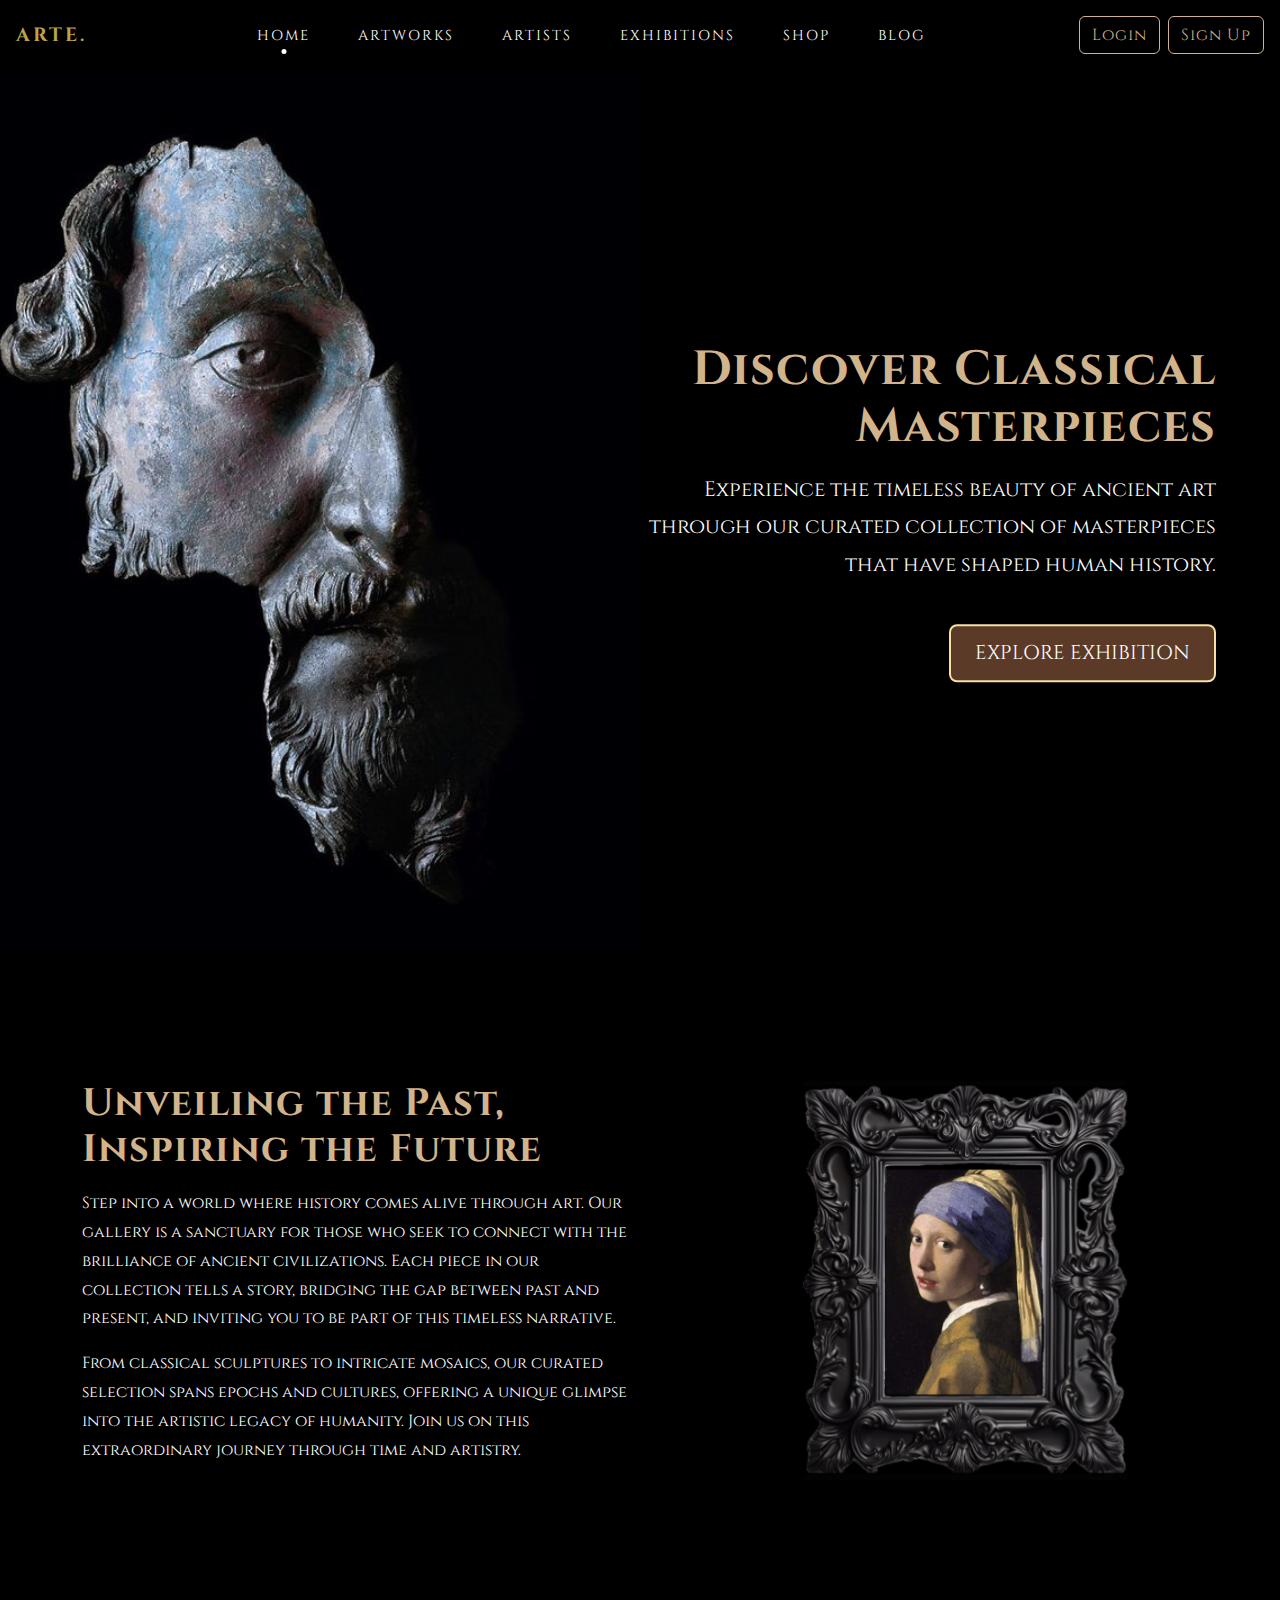
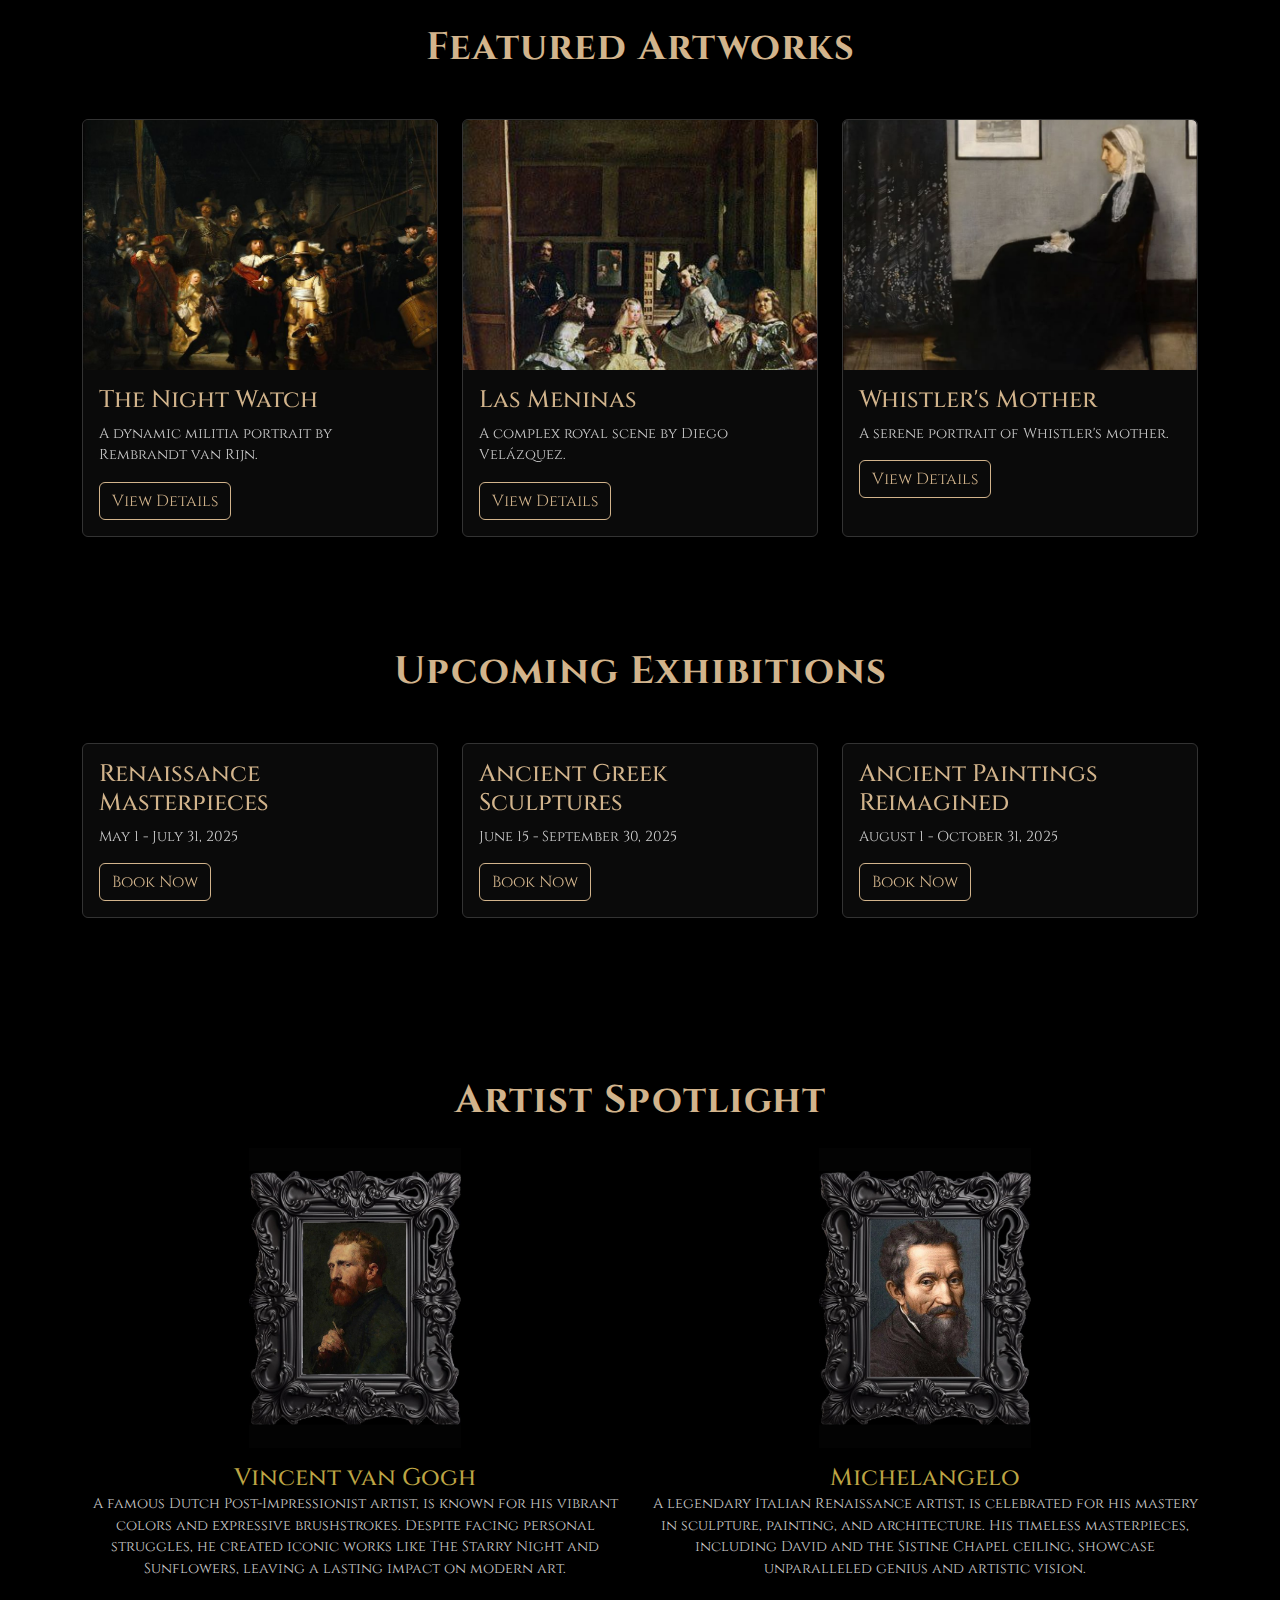
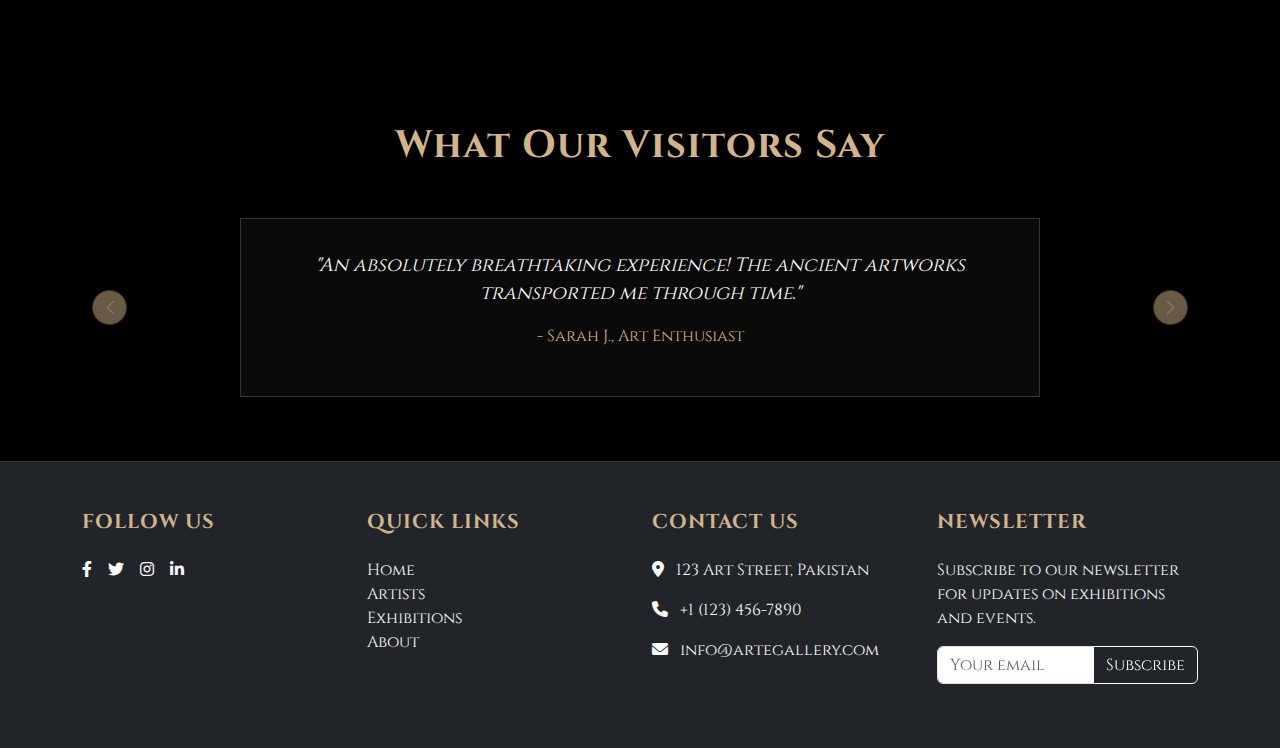
<file: projects/arte/index.html>
<!DOCTYPE html>
<html lang="en">
<head>
    <meta charset="UTF-8">
    <meta name="viewport" content="width=device-width, initial-scale=1.0">
    <title>Museum of Ancient Art</title>
    <link href="https://cdn.jsdelivr.net/npm/bootstrap@5.3.0-alpha1/dist/css/bootstrap.min.css" rel="stylesheet">
    <link href="https://fonts.googleapis.com/css2?family=Cinzel:wght@400;700&display=swap" rel="stylesheet">
    <link rel="stylesheet" href="https://cdnjs.cloudflare.com/ajax/libs/font-awesome/6.0.0-beta3/css/all.min.css">
    <link rel="stylesheet" href="styles.css">
</head>
<body>
   

    <!-- Navbar -->
    <nav class="navbar navbar-expand-lg">
        <div class="container-fluid px-0">
            <a class="navbar-brand" href="#">ARTE.</a>
            
            <button class="navbar-toggler" type="button" data-bs-toggle="collapse" data-bs-target="#navbarNav" aria-controls="navbarNav" aria-expanded="false" aria-label="Toggle navigation">
                <span class="navbar-toggler-icon"></span>
            </button>

            <div class="collapse navbar-collapse justify-content-between" id="navbarNav">
                <ul class="navbar-nav mx-auto">
                    <li class="nav-item">
                        <a class="nav-link active" href="#home">HOME</a>
                    </li>
                    <li class="nav-item">
                        <a class="nav-link" href="#artworks">ARTWORKS</a>
                    </li>
                    <li class="nav-item">
                        <a class="nav-link" href="#artists">ARTISTS</a>
                    </li>
                    <li class="nav-item">
                        <a class="nav-link" href="#exhibition">EXHIBITIONS</a>
                    </li>
                    <li class="nav-item">
                        <a class="nav-link" href="#shop">SHOP</a>
                    </li>
                    <li class="nav-item">
                        <a class="nav-link" href="#blog">BLOG</a>
                    </li>
                
                </ul>
                <div class="login-signup d-flex align-items-center">
                    <a href="login.html"><button class="btn btn-login me-2">Login</button></a>
                    <a href="signup.html"><button class="btn btn-signup">Sign Up</button></a>
                </div>
            </div>
        </div>
    </nav>
    <!-- Hero Section -->
    <section class="hero-section">
        <img src="l.jpg" alt="Classical art curator" class="hero-image">
        <div class="hero-content">
            <h1 class="hero-title">Discover Classical Masterpieces</h1>
            <p class="hero-tagline">Experience the timeless beauty of ancient art through our curated collection of masterpieces that have shaped human history.</p>
            <a href="#" class="btn btn-cta mt-4">Explore Exhibition</a>
        </div>
    </section>
<!-- About the Gallery Section -->
    <section class="about-section">
        <div class="container">
            <div class="row align-items-center">
                <div class="col-lg-6">
                    <h2 class="about-title">Unveiling the Past, Inspiring the Future</h2>
                    <p class="about-text">Step into a world where history comes alive through art. Our gallery is a sanctuary for those who seek to connect with the brilliance of ancient civilizations. Each piece in our collection tells a story, bridging the gap between past and present, and inviting you to be part of this timeless narrative.</p>
                    <p class="about-text">From classical sculptures to intricate mosaics, our curated selection spans epochs and cultures, offering a unique glimpse into the artistic legacy of humanity. Join us on this extraordinary journey through time and artistry.</p>
                </div>
                <div class="col-lg-6">
                    <img src="q.jpg" alt="Gallery Interior" class="about-image">
                </div>
            </div>
        </div>
    </section>
   <!-- Featured Artworks Section -->
<section class="featured-artworks-section">
    <div class="container">
        <h2 class="featured-artworks-title text-center">Featured Artworks</h2>
        <div class="row row-cols-1 row-cols-md-2 row-cols-lg-3 g-4">
            <!-- Artwork 1 -->
            <div class="col">
                <div class="card h-100 artwork-card">
                    <img src="t.jpg" class="card-img-top" alt="Artwork 1">
                    <div class="card-body">
                        <h5 class="card-title">The Night Watch </h5>
                        <p class="card-text">A dynamic militia portrait by Rembrandt van Rijn.</p>
                        <a href="#" class="btn btn-view-details">View Details</a>
                    </div>
                </div>
            </div>
            <!-- Artwork 2 -->
            <div class="col">
                <div class="card h-100 artwork-card">
                    <img src="u.jpg" class="card-img-top" alt="Artwork 2">
                    <div class="card-body">
                        <h5 class="card-title">Las Meninas</h5>
                        <p class="card-text">A complex royal scene by Diego Velázquez.</p>
                        <a href="#" class="btn btn-view-details">View Details</a>
                    </div>
                </div>
            </div>
            <!-- Artwork 3 -->
            <div class="col">
                <div class="card h-100 artwork-card">
                    <img src="w.jpg" class="card-img-top" alt="Artwork 3">
                    <div class="card-body">
                        <h5 class="card-title">Whistler's Mother</h5>
                        <p class="card-text">A serene portrait of Whistler's mother.</p>
                        <a href="#" class="btn btn-view-details">View Details</a>
                    </div>
                </div>
            </div>
        </div>
    </div>
</section>
<!-- Upcoming Exhibitions Section -->
<section class="upcoming-exhibitions-section">
    <div class="container">
        <h2 class="upcoming-exhibitions-title text-center">Upcoming Exhibitions</h2>
        <div class="row row-cols-1 row-cols-md-2 row-cols-lg-3 g-4">
            <!-- Exhibition 1 -->
            <div class="col">
                <div class="card h-100 exhibition-card">
                    <div class="card-body">
                        <h5 class="card-title">Renaissance Masterpieces</h5>
                        <p class="card-text">May 1 - July 31, 2025</p>
                        <a href="#" class="btn btn-book-now">Book Now</a>
                    </div>
                </div>
            </div>
            <!-- Exhibition 2 -->
            <div class="col">
                <div class="card h-100 exhibition-card">
                    <div class="card-body">
                        <h5 class="card-title">Ancient Greek Sculptures</h5>
                        <p class="card-text">June 15 - September 30, 2025</p>
                        <a href="#" class="btn btn-book-now">Book Now</a>
                    </div>
                </div>
            </div>
            <!-- Exhibition 3 -->
            <div class="col">
                <div class="card h-100 exhibition-card">
                    <div class="card-body">
                        <h5 class="card-title">Ancient Paintings Reimagined</h5>
                        <p class="card-text">August 1 - October 31, 2025</p>
                        <a href="#" class="btn btn-book-now">Book Now</a>
                    </div>
                </div>
            </div>
        </div>
    </div>
</section>

<!-- Artist Spotlight Section -->
<section class="artist-spotlight-section">
    <div class="container">
        <h2 class="artist-spotlight-title text-center">Artist Spotlight</h2>
        <div class="row row-cols-1 row-cols-md-2 g-4">
            <!-- Artist 1 -->
            <div class="col">
                <div class="artist-item text-center">
                    <img src="v.jpg" class="artist-image mb-3" alt="Artist 1">
                    <h5 class="artist-name">Vincent van Gogh</h5>
                    <p class="artist-bio">A famous Dutch Post-Impressionist artist, is known for his vibrant colors and expressive brushstrokes. Despite facing personal struggles, he created iconic works like The Starry Night and Sunflowers, leaving a lasting impact on modern art.</p>
                </div>
            </div>
            <!-- Artist 2 -->
            <div class="col">
                <div class="artist-item text-center">
                    <img src="x.jpg" class="artist-image mb-3" alt="Artist 2">
                    <h5 class="artist-name">Michelangelo</h5>
                    <p class="artist-bio">A legendary Italian Renaissance artist, is celebrated for his mastery in sculpture, painting, and architecture. His timeless masterpieces, including David and the Sistine Chapel ceiling, showcase unparalleled genius and artistic vision.</p>
                </div>
            </div>
        </div>
    </div>
</section>
<!-- Testimonials Section -->
<section class="testimonials-section">
    <div class="container">
        <h2 class="testimonials-title text-center">What Our Visitors Say</h2>
        <div id="testimonialCarousel" class="carousel slide" data-bs-ride="carousel">
            <div class="carousel-inner">
                <div class="carousel-item active">
                    <div class="testimonial-card">
                        <p class="testimonial-text">"An absolutely breathtaking experience! The ancient artworks transported me through time."</p>
                        <p class="testimonial-author">- Sarah J., Art Enthusiast</p>
                    </div>
                </div>
                <div class="carousel-item">
                    <div class="testimonial-card">
                        <p class="testimonial-text">"The curation is impeccable. Each piece tells a fascinating story of our shared history."</p>
                        <p class="testimonial-author">- Michael R., Historian</p>
                    </div>
                </div>
                <div class="carousel-item">
                    <div class="testimonial-card">
                        <p class="testimonial-text">"A must-visit for anyone interested in classical art. The exhibitions are simply magnificent!"</p>
                        <p class="testimonial-author">- Emily L., Student</p>
                    </div>
                </div>
            </div>
            <button class="carousel-control-prev" type="button" data-bs-target="#testimonialCarousel" data-bs-slide="prev">
                <span class="carousel-control-prev-icon" aria-hidden="true"></span>
                <span class="visually-hidden">Previous</span>
            </button>
            <button class="carousel-control-next" type="button" data-bs-target="#testimonialCarousel" data-bs-slide="next">
                <span class="carousel-control-next-icon" aria-hidden="true"></span>
                <span class="visually-hidden">Next</span>
            </button>
        </div>
    </div>
</section>
    <!-- Footer Section -->
<footer class="footer-section bg-dark text-light py-5">
    <div class="container">
        <div class="row">
            <!-- Social Media Links -->
            <div class="col-md-3 mb-4 mb-md-0">
                <h5 class="text-uppercase mb-4" style="color: #D2B48C;">Follow Us</h5>
                <div class="d-flex">
                    <a href="#" class="me-3 text-light"><i class="fab fa-facebook-f"></i></a>
                    <a href="#" class="me-3 text-light"><i class="fab fa-twitter"></i></a>
                    <a href="#" class="me-3 text-light"><i class="fab fa-instagram"></i></a>
                    <a href="#" class="text-light"><i class="fab fa-linkedin-in"></i></a>
                </div>
            </div>
            
            <!-- Navigation Links -->
            <div class="col-md-3 mb-4 mb-md-0">
                <h5 class="text-uppercase mb-4" style="color: #D2B48C;">Quick Links</h5>
                <ul class="list-unstyled">
                    <li><a href="#" class="text-light text-decoration-none">Home</a></li>
                    <li><a href="#" class="text-light text-decoration-none">Artists</a></li>
                    <li><a href="#" class="text-light text-decoration-none">Exhibitions</a></li>
                    <li><a href="#" class="text-light text-decoration-none">About</a></li>
                </ul>
            </div>
            
            <!-- Contact Information -->
            <div class="col-md-3 mb-4 mb-md-0">
                <h5 class="text-uppercase mb-4" style="color: #D2B48C;">Contact Us</h5>
                <p><i class="fas fa-map-marker-alt me-2"></i> 123 Art Street, Pakistan</p>
                <p><i class="fas fa-phone me-2"></i> +1 (123) 456-7890</p>
                <p><i class="fas fa-envelope me-2"></i> info@artegallery.com</p>
            </div>
            
            <!-- Newsletter Subscription -->
            <div class="col-md-3">
                <h5 class="text-uppercase mb-4" style="color: #D2B48C;">Newsletter</h5>
                <p>Subscribe to our newsletter for updates on exhibitions and events.</p>
                <form>
                    <div class="input-group mb-3">
                        <input type="email" class="form-control" placeholder="Your email" aria-label="Your email" aria-describedby="button-addon2">
                        <button class="btn btn-outline-light" type="button" id="button-addon2">Subscribe</button>
                    </div>
                </form>
            </div>
        </div>
    </div>
</footer>
<script src="https://cdn.jsdelivr.net/npm/bootstrap@5.3.0-alpha1/dist/js/bootstrap.bundle.min.js"></script>
</body>
</html>
</file>
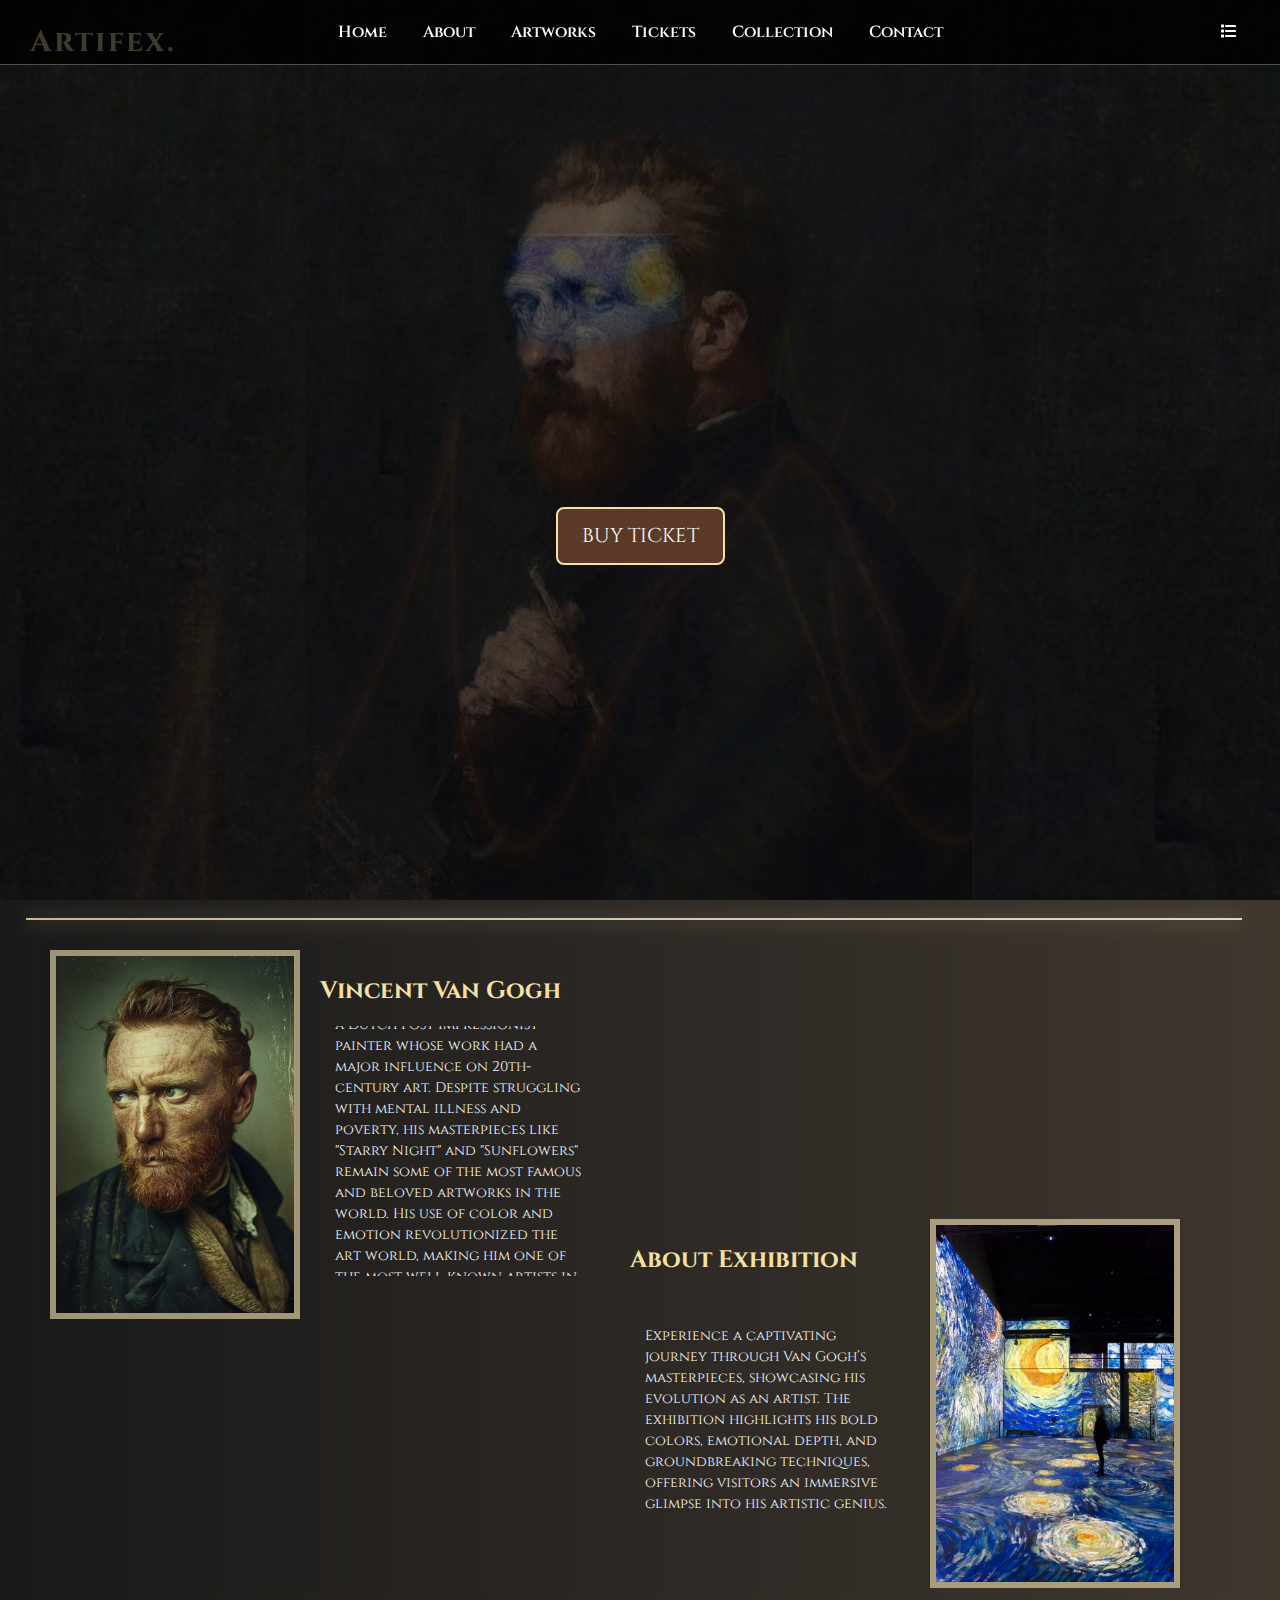
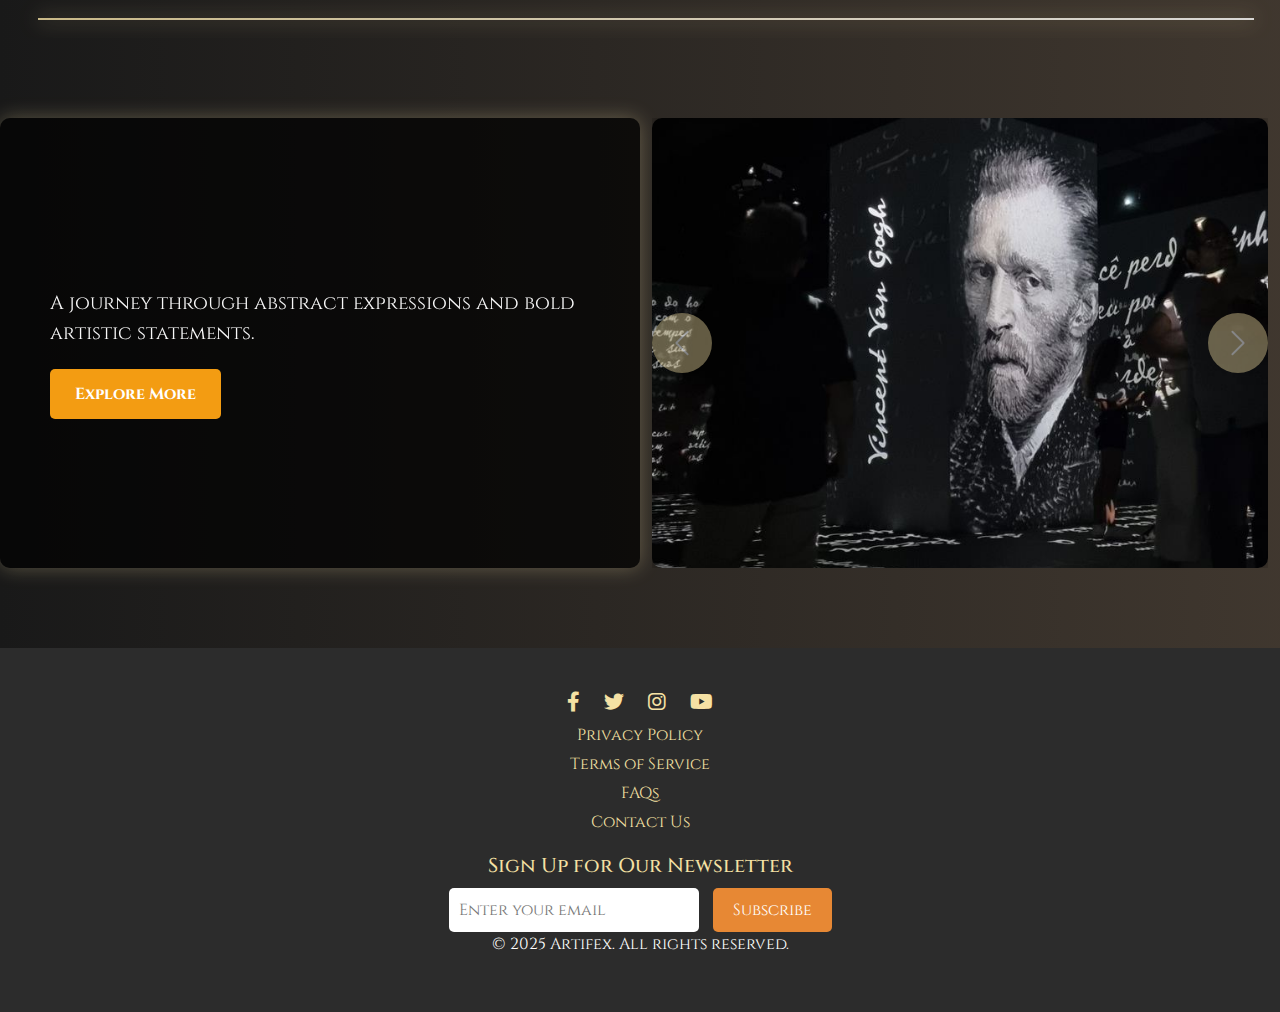
<file: projects/artifex/index.html>
<!DOCTYPE html>
<html lang="en">
<head>
    <meta charset="UTF-8">
    <meta name="viewport" content="width=device-width, initial-scale=1.0">
    <title>Vincent Van Gogh</title>
    <link href="https://cdn.jsdelivr.net/npm/bootstrap@5.3.0/dist/css/bootstrap.min.css" rel="stylesheet">
    <link href="https://fonts.googleapis.com/css2?family=Cinzel:wght@400;700&display=swap" rel="stylesheet">
    <link rel="stylesheet" href="https://cdnjs.cloudflare.com/ajax/libs/font-awesome/6.0.0-beta3/css/all.min.css"> <!-- Font Awesome CDN -->
    <style>
        body {
            font-family: 'Cinzel', serif;
        }
        .overlay {
            position: absolute;
            top: 0;
            left: 0;
            width: 100%;
            height: 100%;
            background: rgba(0, 0, 0, 0.5);
        }
        .content {
            position: relative;
            z-index: 2;
            margin-top: 40px;
            text-align: center;
            color: white;
        }
        .title {
            font-size: 50px;
            font-weight: 700;
            text-transform: uppercase;
            letter-spacing: 3px;
            color: #f5e1a4;
            opacity: 0;
            animation: fadeInUp 2s forwards;
            margin-bottom: 5px;
        }
        .tagline {
            font-size: 18px;
            font-weight: 400;
            color: #f5e1a4;
            opacity: 0;
            animation: fadeInUp 2s forwards;
            animation-delay: 1s;
            margin-bottom: 25px;
        }
        .btn-custom {
            background-color: #5b3b28;
            color: white;
            padding: 12px 24px;
            border: 2px solid #f5e1a4;
            font-size: 20px;
            margin-top: 15px;
            border-radius: 8px;
            text-transform: uppercase;
            transition: background-color 0.3s ease, transform 0.3s ease, box-shadow 0.3s ease;
            animation: glowButton 1.5s infinite alternate;
        }
        .btn-custom:hover {
            background-color: #f5e1a4;
            color: #5b3b28;
            transform: scale(1.05);
            box-shadow: 0 0 8px #f5e1a4, 0 0 15px #f5e1a4;
        }
        .logo {
            position: absolute;
            top: 20px;
            left: 30px;
            font-size: 30px;
            font-weight: bold;
            color: rgba(245, 225, 164, 0.25); /* Reduced opacity for a more subtle effect */
            letter-spacing: 2px;
            z-index: 3;
        }
        .navbar {
            background-color: rgba(0, 0, 0, 0.8);
            border-bottom: 1px solid rgba(255, 255, 255, 0.3);
        }
        .navbar-nav .nav-item .nav-link {
            color: white !important;
            padding: 12px 18px;
            font-weight: 600;
            text-transform: capitalize;
            transition: all 0.3s ease;
        }
        .navbar-nav .nav-item .nav-link:hover {
            color: #f5e1a4 !important;
            text-decoration: underline;
        }
        .navbar-nav .nav-item .nav-link i {
            margin-right: 5px;
        }
        .navbar-toggler-icon {
            background-color: white;
        }
        .navbar-icons {
            position: absolute;
            right: 20px;
            top: 50%;
            transform: translateY(-50%);
        }
        .navbar-icons .nav-item {
            margin-left: 5px;
        }
        .navbar-icons .nav-link {
            color: #f5e1a4;
        }
        @keyframes fadeInUp {
            from {
                opacity: 0;
                transform: translateY(50px);
            }
            to {
                opacity: 1;
                transform: translateY(0);
            }
        }
        @keyframes glowButton {
            from {
                box-shadow: 0 0 5px #5b3b28, 0 0 10px #5b3b28;
            }
            to {
                box-shadow: 0 0 10px #f5e1a4, 0 0 20px #f5e1a4;
            }
        }
        footer {
            background-color: #2c2c2c;
            color: white;
            padding: 40px 0;
            display: flex;
            justify-content: space-between;
            align-items: center;
        }
        
        footer .footer-left {
            text-align: left;
            max-width: 70%; /* Adjusts left content width */
        }
        
        footer .footer-right {
            text-align: right;
            max-width: 30%; /* Adjusts right content width */
        }
        
        footer .social-icons a {
            color: #f5e1a4;
            margin: 0 10px;
            font-size: 20px;
        }
        
        footer .social-icons a:hover {
            color: white;
        }
        
        footer .quick-links a {
            color: #f5e1a4;
            text-decoration: none;
            margin: 5px 0;
            display: block;
        }
        
        footer .quick-links a:hover {
            color: white;
        }
        
        /* Newsletter Signup Styling */
        footer .newsletter-signup {
            margin-top: 20px;
        }
        
        footer .newsletter-signup h3 {
            color: #f5e1a4;
            font-size: 20px;
        }
        
        footer .newsletter-signup form {
            margin-top: 10px;
        }
        
        footer .newsletter-signup input {
            padding: 10px;
            width: 250px;
            margin-right: 10px;
            border: none;
            border-radius: 5px;
        }
        
        footer .newsletter-signup button {
            padding: 10px 20px;
            background-color: #e78834;
            border: none;
            border-radius: 5px;
            color: white;
            cursor: pointer;
        }
        
        footer .newsletter-signup button:hover {
            background-color: #ffca28;
        }
        
/* New Section Styling */
.bio-section {
    background: linear-gradient(to right, rgba(0, 0, 0, 0.9), rgba(30, 20, 10, 0.85));
    padding: 50px 0;
    color: white;
    position: relative;
    z-index: 1;
    overflow: hidden; /* To prevent elements from overflowing */
}


/* Content alignment and style */
.bio-content {
    text-align: left;
    z-index: 2;
    position: relative;
    max-width: 900px;
    display: flex;
    align-items: center;
    justify-content: flex-start; /* Aligns the content to the left */
    padding: 0 30px;  /* Push content towards the sides */
    overflow: hidden; /* Prevents overflow of elements */
}

/* Reverse content style */
.bio-content.reverse {
    flex-direction: row-reverse; /* Reverses the image and text for this block */
    justify-content: flex-start; /* Aligns the content to the left */
    margin-left: auto; /* Ensures the block moves to the right */
    margin-right: 50px; /* Adds extra space on the right side to move it further right */
    margin-top: -100px; /* Moves the content upwards */
}

/* Image styles */
.bio-content img {
    width: 250px;  /* Reduced width */
    height: auto;
    margin: 0 20px;  /* Keeps distance between image and text */
    border-radius: 0px;
    box-shadow: 0 0 10px rgba(0, 0, 0, 0.15); /* Light shadow behind the image */
    border: 6px solid rgba(245, 225, 164, 0.5);
    background: rgba(255, 255, 255, 0.2);
}

/* Title styles */
.bio-content h2 {
    font-size: 24px;
    font-weight: 700;
    color: #f5e1a4;
    position: relative;
}

/* Text box styles */
.bio-content p {
    font-size: 14px;
    color: #f8f8f8;
    margin-top: 20px;
    max-width: 280px; /* Restrict text width to make it more square */
    height: 250px; /* Set a fixed height to maintain the square shape */
    overflow: hidden; /* Hide any overflow */
    padding: 15px; /* Add some padding inside the text block */
    display: flex;
    flex-direction: column;
    justify-content: center; /* Center text vertically */
    position: relative;
}
/* Glowing lines at the corners of the section (straight and static) */
.bio-section::before,
.bio-section::after {
    content: '';
    position: absolute;
    width: 95vw; /* Use viewport width so it scales with zoom */
    height: 2px;
    background: linear-gradient(90deg, rgba(245, 225, 164, 0.8), rgba(255, 255, 255, 0.8));
    z-index: -1; /* Keeps the line behind the content */
    box-shadow: 0 0 20px rgba(245, 225, 164, 0.7); /* Glowing effect */
}

/* Top-left corner line (straight) */
.bio-section::before {
    top: 2vh; /* Use viewport height so it adjusts with zoom */
    left: 2vw; /* Use viewport width for responsive left positioning */
}

/* Bottom-right corner line (straight) */
.bio-section::after {
    bottom: 2vh; /* Use viewport height for responsive bottom positioning */
    right: 2vw; /* Use viewport width for responsive right positioning */
}
       
/* Exhibition Section Styling */
.exhibition-section {
    background: linear-gradient(to right, rgba(0, 0, 0, 0.9), rgba(30, 20, 10, 0.85));
    padding: 80px 0;
    min-height: 500px;
    color: white;
    position: relative;
    z-index: 1;
}

.exhibition-section .text-section {
    background: rgba(0, 0, 0, 0.7);
    padding: 50px;
    border-radius: 10px;
    box-shadow: 0 0 20px rgba(245, 225, 164, 0.3);
}

.exhibition-section .title {
    font-size: 2.5rem;
    font-weight: bold;
    margin-bottom: 15px;
    color: #f5e1a4;
}

.exhibition-section .title::after {
    content: "";
    display: block;
    width: 80px;
    height: 4px;
    background: #f39c12;
    margin-top: 5px;
}

.exhibition-section .description {
    font-size: 1.2rem;
    margin-bottom: 20px;
    line-height: 1.6;
    color: #f8f8f8;
}

.exhibition-section .btn-explore {
    padding: 12px 24px;
    background: #f39c12;
    color: #fff;
    border-radius: 5px;
    text-decoration: none;
    font-weight: bold;
    transition: 0.3s;
}

.exhibition-section .btn-explore:hover {
    background: #e67e22;
    transform: scale(1.05);
}

.exhibition-section .carousel img {
    border-radius: 10px;
    box-shadow: 0 0 20px rgba(0, 0, 0, 0.5);
}
.exhibition-section .carousel-inner img {
    width: 100%; /* Ensures the images take full width of their container */
    height: 450px; /* Set a fixed height for uniformity */
    object-fit: cover; /* Ensures images fill the space without distortion */
    border-radius: 10px; /* Keeps the rounded corners */
}

.exhibition-section .carousel-control-prev,
.exhibition-section .carousel-control-next {
    width: 60px;
    height: 60px;
    background-color: rgba(245, 225, 164, 0.8);
    border-radius: 50%;
    display: flex;
    align-items: center;
    justify-content: center;
    top: 50%;
    transform: translateY(-50%);
    transition: background-color 0.3s ease, transform 0.3s ease;
}

.exhibition-section .carousel-control-prev:hover,
.exhibition-section .carousel-control-next:hover {
    background-color: rgba(245, 225, 164, 1);
    transform: translateY(-50%) scale(1.1);
}

.exhibition-section .carousel-control-prev-icon,
.exhibition-section .carousel-control-next-icon {
    width: 30px;
    height: 30px;
    filter: brightness(0) invert(1);
}
    
    </style>
</head>
<body>
    <!-- Header Section -->
    <header>
        <nav class="navbar navbar-expand-lg navbar-dark fixed-top">
            <div class="container-fluid">
                <div class="logo">Artifex.</div>
                <button class="navbar-toggler" type="button" data-bs-toggle="collapse" data-bs-target="#navbarNav" aria-controls="navbarNav" aria-expanded="false" aria-label="Toggle navigation">
                    <span class="navbar-toggler-icon"></span>
                </button>
                <div class="collapse navbar-collapse justify-content-center" id="navbarNav">
                    <ul class="navbar-nav">
                        <li class="nav-item"><a class="nav-link" href="#">Home</a></li>
                        <li class="nav-item"><a class="nav-link" href="#">About</a></li>
                        <li class="nav-item"><a class="nav-link" href="#">Artworks</a></li>
                        <li class="nav-item"><a class="nav-link" href="#">Tickets</a></li>
                        <li class="nav-item"><a class="nav-link" href="#">Collection</a></li>
                        <li class="nav-item"><a class="nav-link" href="#">Contact</a></li>
                    </ul>
                </div>
                <div class="navbar-icons">
                    <ul class="navbar-nav">
                        <li class="nav-item">
                            <a href="#" class="nav-link"><i class="fas fa-list"></i></a>
                        </li>
                    </ul>
                </div>
            </div>
        </nav>
    </header>

    <!-- Hero Section -->
    <section class="hero" style="background: url('c.jpg') no-repeat center center/cover; height: 100vh; display: flex; justify-content: center; align-items: center; position: relative;">
        <div class="overlay"></div>
        <div class="content">
            <h1 class="title">Vincent Van Gogh</h1>
            <p class="tagline">Experience the masterpieces of one of history's greatest artists</p>
            <button class="btn btn-custom">Buy Ticket</button>
        </div>
    </section>
     <!-- Biography Section -->
     <section class="bio-section">
        <div class="bio-content">
            <img src="f.jpg" alt="Vincent Van Gogh">
            <div>
                <h2>Vincent Van Gogh</h2>
                <p>Vincent Van Gogh (1853-1890) was a Dutch Post-Impressionist painter whose work had a major influence on 20th-century art. Despite struggling with mental illness and poverty, his masterpieces like "Starry Night" and "Sunflowers" remain some of the most famous and beloved artworks in the world. His use of color and emotion revolutionized the art world, making him one of the most well-known artists in history.</p>
            </div>
        </div>
        <div class="bio-content reverse">
            <img src="exhibition.jpg" alt="Exhibition">
            <div>
                <h2>About Exhibition</h2>
                <p>Experience a captivating journey through Van Gogh’s masterpieces, showcasing his evolution as an artist. The exhibition highlights his bold colors, emotional depth, and groundbreaking techniques, offering visitors an immersive glimpse into his artistic genius.</p>
            </div>
        </div>
    </section>
    
    

 <!-- Exhibition Section -->
 <section class="exhibition-section">
    <div class="container-fluid">
        <div class="row">
            <!-- Left Side: Text Content (Inside Carousel) -->
            <div class="col-lg-6 text-section">
                <div id="exhibitionCarousel" class="carousel slide" data-bs-ride="carousel">
                    <div class="carousel-inner">
                        <div class="carousel-item active">
                            <h2 class="title">Modern Art Showcase</h2>
                            <p class="description">A journey through abstract expressions and bold artistic statements.</p>
                        </div>
                        <div class="carousel-item">
                            <h2 class="title">Renaissance Reimagined</h2>
                            <p class="description">Exploring classical masterpieces with a contemporary touch.</p>
                        </div>
                        <div class="carousel-item">
                            <h2 class="title">Nature & Serenity</h2>
                            <p class="description">An exhibition capturing the beauty of landscapes and nature’s wonders.</p>
                        </div>
                        <div class="carousel-item">
                            <h2 class="title">Urban Expressions</h2>
                            <p class="description">A vibrant celebration of street art and city culture.</p>
                        </div>
                    </div>
                    <a href="#" class="btn btn-explore">Explore More</a>
                </div>
            </div>

            <!-- Right Side: Bootstrap Carousel Slider -->
            <div class="col-lg-6 slider-section">
                <div id="exhibitionCarouselImages" class="carousel slide" data-bs-ride="carousel">
                    <div class="carousel-inner">
                        <div class="carousel-item active">
                            <img src="image 1.jpg" class="d-block w-100" alt="Exhibition 1">
                        </div>
                        <div class="carousel-item">
                            <img src="image 2.jpg" class="d-block w-100" alt="Exhibition 2">
                        </div>
                        <div class="carousel-item">
                            <img src="image 3.jpg" class="d-block w-100" alt="Exhibition 3">
                        </div>
                        <div class="carousel-item">
                            <img src="image 4.jpg" class="d-block w-100" alt="Exhibition 4">
                        </div>
                    </div>
                    <button class="carousel-control-prev" type="button" data-bs-target="#exhibitionCarouselImages" data-bs-slide="prev">
                        <span class="carousel-control-prev-icon" aria-hidden="true"></span>
                        <span class="visually-hidden">Previous</span>
                    </button>
                    <button class="carousel-control-next" type="button" data-bs-target="#exhibitionCarouselImages" data-bs-slide="next">
                        <span class="carousel-control-next-icon" aria-hidden="true"></span>
                        <span class="visually-hidden">Next</span>
                    </button>
                </div>
            </div>
        </div>
    </div>
</section>



    <!-- Footer Section -->
    <footer>
        <div class="container text-center">
            <div class="social-icons">
                <a href="#"><i class="fab fa-facebook-f"></i></a>
                <a href="#"><i class="fab fa-twitter"></i></a>
                <a href="#"><i class="fab fa-instagram"></i></a>
                <a href="#"><i class="fab fa-youtube"></i></a>
            </div>
            <div class="quick-links">
                <a href="#">Privacy Policy</a>
                <a href="#">Terms of Service</a>
                <a href="#">FAQs</a>
                <a href="#">Contact Us</a>
            </div>
            <div class="newsletter-signup">
                <h3>Sign Up for Our Newsletter</h3>
                <form>
                    <input type="email" placeholder="Enter your email" required>
                    <button type="submit">Subscribe</button>
                </form>
            </div>
            <p>&copy; 2025 Artifex. All rights reserved.</p>
        </div>
    </footer>
    <script src="https://cdn.jsdelivr.net/npm/bootstrap@5.3.0/dist/js/bootstrap.bundle.min.js"></script>
</body>
</html>
</file>
<file: projects/arte/styles.css>
body {
    background-color: #000000;
    color: #ffffff;
    font-family: 'Cinzel', serif;
    
}
.navbar {
    background: transparent;
    padding: 1rem 1rem;
    position: static;
    width: 100%;
    top: 0;
    z-index: 1000;
}

.navbar-brand {
    font-size: 1.2rem;
    letter-spacing: 3px;
    color: #bda544 !important;
    font-weight: 700;
}

.nav-link {
    color: #ffffff !important;
    font-size: 0.9rem;
    letter-spacing: 2px;
    padding: 0.5rem 1.5rem !important;
    position: relative;
    transition: color 0.3s ease;
    font-weight: 400;
}

.nav-link::after {
    content: '';
    position: absolute;
    bottom: 0;
    left: 50%;
    transform: translateX(-50%);
    width: 5px;
    height: 5px;
    background-color: #ffffff;
    border-radius: 50%;
    opacity: 0;
    transition: opacity 0.3s ease;
}

.nav-link:hover::after {
    opacity: 0.5;
}

.nav-link.active::after {
    opacity: 1;
}

.nav-link:hover {
    color: #cccccc !important;
}

.btn-login,
.btn-signup {
    border: 1px solid #D2B48C;
    color: #D2B48C;
    transition: all 0.3s ease;
    font-weight: 400;
    letter-spacing: 1px;
}

.btn-login:hover,
.btn-signup:hover {
    background-color: #D2B48C;
    color: #0a0a0a;
}

.hero-section {
    position: relative;
    height: 98vh;
    width: 100%;
    overflow: hidden;
}

.hero-image {
    position: absolute;
    top: 0;
    left: 0;
    width: 50%;
    height: 100%;
    object-fit: cover;
    z-index: -1;
}

.hero-content {
    position: absolute;
    top: 50%;
    right: 5%;
    transform: translateY(-50%);
    width: 45%;
    text-align: right;
}

.hero-title {
    font-size: 3.0rem;
    color: #D2B48C;
    margin-bottom: 1rem;
    font-weight: 700;
    letter-spacing: 1px;
}

.hero-tagline {
    font-size: 1.3rem;
    color: #ffffff;
    line-height: 1.8;
    font-weight: 400;
}

.btn-cta {
    background-color: #5b3b28;
    color: white;
    padding: 12px 24px;
    border: 2px solid #f5e1a4;
    font-size: 20px;
    margin-top: 15px;
    border-radius: 8px;
    text-transform: uppercase;
    transition: background-color 0.3s ease, transform 0.3s ease, box-shadow 0.3s ease;
    animation: glowButton 1.5s infinite alternate;
}

.btn-cta:hover {
    background-color: #f5e1a4;
    color: #5b3b28;
    transform: scale(1.05);
    box-shadow: 0 0 8px #f5e1a4, 0 0 15px #f5e1a4;
}

.featured-artworks-section {
background-color: #000000;
padding: 1rem 0;
}

.featured-artworks-title {
font-size: 2.4rem;
color: #D2B48C;
margin-bottom: 3rem;
font-weight: 700;
letter-spacing: 1px;
}

.artwork-card {
background-color: #0a0a0a;
border: 1px solid #333;
transition: transform 0.3s ease, box-shadow 0.3s ease;
overflow: hidden;
}

.artwork-card:hover {
transform: translateY(-10px);
box-shadow: 0 10px 20px rgba(210, 180, 140, 0.3);
}

.artwork-card .card-img-top {
height: 250px;
object-fit: cover;
transition: transform 0.3s ease;
}

.artwork-card:hover .card-img-top {
transform: scale(1.05);
}

.artwork-card .card-body {
position: relative;
z-index: 1;
}

.artwork-card .card-title {
font-size: 1.5rem;
color: #D2B48C;
margin-bottom: 0.5rem;
transition: color 0.3s ease;
}

.artwork-card:hover .card-title {
color: #f5e1a4;
}

.artwork-card .card-text {
font-size: 0.9rem;
color: #cccccc;
margin-bottom: 1rem;
}

.artwork-card .btn-view-details {
background-color: transparent;
color: #D2B48C;
border: 1px solid #D2B48C;
transition: all 0.3s ease;
}

.artwork-card:hover .btn-view-details {
background-color: #D2B48C;
color: #0a0a0a;
}

.artwork-card::after {
content: '';
position: absolute;
top: 0;
left: 0;
right: 0;
bottom: 0;
background: radial-gradient(circle at center, rgba(210, 180, 140, 0.2) 0%, rgba(210, 180, 140, 0) 70%);
opacity: 0;
transition: opacity 0.3s ease;
}

.artwork-card:hover::after {
opacity: 1;
}
/* Artist Spotlight Section Styles */
.artist-spotlight-section {
background-color: #000000;
padding: 4rem 0;
}

.artist-spotlight-title {
font-size: 2.4rem;
color: #D2B48C;
margin-bottom: 1.5rem;
font-weight: 700;
letter-spacing: 1px;
}


.artist-image {
width: 300px;
height: 300px;
object-fit: contain;
transition: box-shadow 0.3s ease;
}

.artist-name {
font-size: 1.5rem;
color: #bda544;
margin: 0rem 0;
transition: color 0.3s ease;
}


.artist-bio {
font-size: 0.9rem;
color: #cccccc;
margin-bottom: 1rem;
}
@media (max-width: 991px) {
    .navbar-collapse {
        background-color: #0a0a0a;
        padding: 2rem;
        margin: 1rem -3rem;
    }

    .login-signup {
        margin-top: 1rem;
    }

    .hero-image {
        width: 100%;
        opacity: 0.3;
    }

    .hero-content {
        width: 90%;
        right: 50%;
        transform: translate(50%, -50%);
        text-align: center;
    }
    .btn-cta {
        font-size: 1rem;
        padding: 0.6rem 1.5rem;
    }
    .about-section {
        padding: 3rem 0;
    }

    .about-image {
        margin-top: 2rem;
    }
    .featured-artworks-section {
        padding: 4rem 0;
    }

    .featured-artworks-title {
        font-size: 2rem;
        margin-bottom: 2rem;
    }

    .artwork-card .card-img-top {
        height: 200px;
    }
    .upcoming-exhibitions-section {
        padding: 4rem 0;
    }

    .upcoming-exhibitions-title {
        font-size: 2rem;
        margin-bottom: 2rem;
    }
}
@media (max-width: 767px) {
    .featured-artworks-title {
        font-size: 1.8rem;
    }

    .artwork-card {
        margin-bottom: 2rem;
    }
    .upcoming-exhibitions-title {
        font-size: 1.8rem;
    }

    .exhibition-card {
        margin-bottom: 2rem;
    }
    .artist-spotlight-title {
        font-size: 1.8rem;
    }

    .artist-item {
        margin-bottom: 2rem;
    }
}
/*  About section */
.about-section {
    padding: 8rem  0;
    background-color: #000000;
}

.about-title {
    font-size: 2.4rem;
    color: #D2B48C;
    margin-bottom: 1rem;
    font-weight: 700;
    letter-spacing: 1px;
}

.about-text {
    font-size: 1.0rem;
    color: #ffffff;
    line-height: 1.8;
    font-weight: 400;
}

.about-image {
    width: 100%;
    max-width: 600px; 
    height: 400px;
    object-fit: contain;
    border-radius: 0px;
    position: sticky;
    top: 10rem; 
    padding-left: 5rem;
}
/* Upcoming Exhibitions Section */
.upcoming-exhibitions-section {
background-color: #000000;
padding: 6rem 0;
}

.upcoming-exhibitions-title {
font-size: 2.4rem;
color: #D2B48C;
margin-bottom: 3rem;
font-weight: 700;
letter-spacing: 1px;
}

.exhibition-card {
background-color: #0a0a0a;
border: 1px solid #333;
transition: transform 0.3s ease, box-shadow 0.3s ease;
overflow: hidden;
}

.exhibition-card:hover {
transform: translateY(-10px);
box-shadow: 0 10px 20px rgba(210, 180, 140, 0.3);
}

.exhibition-card .card-body {
position: relative;
z-index: 1;
}

.exhibition-card .card-title {
font-size: 1.5rem;
color: #D2B48C;
margin-bottom: 0.5rem;
transition: color 0.3s ease;
}

.exhibition-card:hover .card-title {
color: #f5e1a4;
}

.exhibition-card .card-text {
font-size: 0.9rem;
color: #cccccc;
margin-bottom: 1rem;
}

.exhibition-card .btn-book-now {
background-color: transparent;
color: #D2B48C;
border: 1px solid #D2B48C;
transition: all 0.3s ease;
}

.exhibition-card:hover .btn-book-now {
background-color: #D2B48C;
color: #0a0a0a;
}

.exhibition-card::after {
content: '';
position: absolute;
top: 0;
left: 0;
right: 0;
bottom: 0;
background: radial-gradient(circle at center, rgba(210, 180, 140, 0.2) 0%, rgba(210, 180, 140, 0) 70%);
opacity: 0;
transition: opacity 0.3s ease;
}

.exhibition-card:hover::after {
opacity: 1;
}

/* Testimonials Section */
.testimonials-section {
background-color: #000000;
padding: 4rem 0;
}

.testimonials-title {
font-size: 2.4rem;
color: #D2B48C;
margin-bottom: 3rem;
font-weight: 700;
letter-spacing: 1px;
}

.testimonial-card {
background-color: #0a0a0a;
border: 1px solid #333;
padding: 2rem;
margin: 0 auto;
max-width: 800px;
text-align: center;
}

.testimonial-text {
font-size: 1.2rem;
color: #ffffff;
font-style: italic;
margin-bottom: 1rem;
}

.testimonial-author {
font-size: 1rem;
color: #D2B48C;
}

.carousel-control-prev,
.carousel-control-next {
width: 5%;
}

.carousel-control-prev-icon,
.carousel-control-next-icon {
background-color: #D2B48C;
border-radius: 50%;
width: 35px;
height: 35px;
background-size: 50%;
background-position: center;
background-repeat: no-repeat;
border: 1px solid #8B5E3C;
}

.carousel-control-prev-icon:hover,
.carousel-control-next-icon:hover {
background-color: #C19A6B;
}

@media (max-width: 767px) {
.testimonials-title {
font-size: 1.8rem;
}

.testimonial-text {
font-size: 1rem;
}

.testimonial-author {
font-size: 0.9rem;
}
.footer-section .col-md-3 {
text-align: center;
}

.footer-section .d-flex {
justify-content: center;
}
}
/*Footer Styles*/
.footer-section {
background-color: #0a0a0a;
border-top: 1px solid #333;
}

.footer-section h5 {
font-weight: 700;
letter-spacing: 1px;
}

.footer-section a:hover {
color: #D2B48C !important;
}

.footer-section .btn-outline-light:hover {
background-color: #D2B48C;
border-color: #D2B48C;
color: #0a0a0a !important;
}
/* ==================== AUTH PAGES COMMON STYLES ==================== */
.login-section,
.signup-section,
.forgot-password-section {
  padding: 5rem 0;
  position: relative;
  min-height: calc(100vh - 76px);
  display: flex;
  align-items: center;
  overflow: hidden;
}

/* Background styling for auth pages */
.login-section {
  background: url("https://images.unsplash.com/photo-1579783901837-c78c2310be05?q=80&w=2004&auto=format&fit=crop&ixlib=rb-4.0.3&ixid=M3wxMjA3fDB8MHxwaG90by1wYWdlfHx8fGVufDB8fHx8fA%3D%3D")
    center / cover no-repeat fixed;
}

.signup-section {
  background: url("https://images.unsplash.com/photo-1579783902614-a3fb3927b6a5?ixlib=rb-4.0.3&ixid=M3wxMjA3fDB8MHxwaG90by1wYWdlfHx8fGVufDB8fHx8fA%3D%3D&auto=format&fit=crop&w=745&q=80")
    center / cover no-repeat fixed;
}

.forgot-password-section {
  background: url("https://images.unsplash.com/photo-1484589065579-248aad0d8b13?q=80&w=1959&auto=format&fit=crop&ixlib=rb-4.0.3&ixid=M3wxMjA3fDB8MHxwaG90by1wYWdlfHx8fGVufDB8fHx8fA%3D%3D")
    center / cover no-repeat fixed;
}

.login-section::before,
.signup-section::before,
.forgot-password-section::before {
  content: "";
  position: absolute;
  top: 0;
  left: 0;
  width: 100%;
  height: 100%;
  background: linear-gradient(135deg, rgba(0, 0, 0, 0.9) 0%, rgba(0, 0, 0, 0.7) 50%, rgba(0, 0, 0, 0.8) 100%);
  z-index: 0;
}

.login-card,
.signup-card,
.forgot-password-card {
  background: linear-gradient(135deg, rgba(10, 10, 10, 0.95), rgba(20, 20, 20, 0.9));
  border-radius: 8px;
  box-shadow: 0 15px 35px rgba(0, 0, 0, 0.5);
  padding: 3rem;
  position: relative;
  overflow: hidden;
  border: 1px solid #333;
  backdrop-filter: blur(5px);
  z-index: 1;
}

.login-card::before,
.signup-card::before,
.forgot-password-card::before {
  content: "";
  position: absolute;
  top: 0;
  left: 0;
  width: 100%;
  height: 5px;
  background: linear-gradient(to right, #c19a6b, #d8b88c);
}

/* Add subtle texture to cards */
.login-card::after,
.signup-card::after,
.forgot-password-card::after {
  content: "";
  position: absolute;
  top: 0;
  left: 0;
  width: 100%;
  height: 100%;
  background: url("data:image/svg+xml,%3Csvg width='20' height='20' viewBox='0 0 20 20' xmlns='http://www.w3.org/2000/svg'%3E%3Cg fill='%23ffffff' fill-opacity='0.03' fill-rule='evenodd'%3E%3Ccircle cx='3' cy='3' r='1'/%3E%3Ccircle cx='13' cy='13' r='1'/%3E%3C/g%3E%3C/svg%3E");
  opacity: 0.5;
  z-index: -1;
}

.login-header,
.signup-header,
.forgot-password-header {
  text-align: center;
  margin-bottom: 2.5rem;
}

.login-header h2,
.signup-header h2,
.forgot-password-header h2 {
  font-weight: 700;
  color: #c19a6b;
  margin-bottom: 0.5rem;
  font-family: "Cinzel", serif;
  letter-spacing: 1px;
  font-size: 2rem;
  text-shadow: 0 0 10px rgba(193, 154, 107, 0.3);
}

.login-header p,
.signup-header p,
.forgot-password-header p {
  color: #cccccc;
  font-family: "Cinzel", serif;
  font-size: 1rem;
}

.login-form .form-label,
.signup-form .form-label,
.forgot-password-form .form-label {
  font-weight: 600;
  color: #ffffff;
  font-size: 0.9rem;
  margin-bottom: 0.5rem;
}

.login-form .form-control,
.signup-form .form-control,
.forgot-password-form .form-control {
  padding: 0.75rem 1rem;
  border: 1px solid #333;
  border-radius: 4px;
  transition: all 0.3s ease;
  background-color: rgba(26, 26, 26, 0.8);
  color: #ffffff;
  height: auto;
}

.login-form .form-control:focus,
.signup-form .form-control:focus,
.forgot-password-form .form-control:focus {
  border-color: #c19a6b;
  box-shadow: 0 0 0 0.2rem rgba(193, 154, 107, 0.25);
  background-color: rgba(26, 26, 26, 0.9);
}

.login-form .form-check-label,
.signup-form .form-check-label {
  color: #cccccc;
  font-size: 0.9rem;
}

.login-form .form-check-input:checked,
.signup-form .form-check-input:checked {
  background-color: #c19a6b;
  border-color: #c19a6b;
}

.password-input-group {
  position: relative;
  margin-bottom: 0.5rem;
}

.password-toggle {
  position: absolute;
  right: 15px;
  top: 50%;
  transform: translateY(-50%);
  cursor: pointer;
  color: #cccccc;
  transition: color 0.3s ease;
  z-index: 5;
}

.password-toggle:hover {
  color: #c19a6b;
}

.password-strength {
  height: 5px;
  margin-top: 8px;
  border-radius: 2px;
  transition: all 0.3s ease;
  background-color: #333;
}

.btn-login-submit,
.btn-signup-submit,
.btn-reset-submit {
  background: linear-gradient(to right, rgba(193, 154, 107, 0.1), rgba(193, 154, 107, 0.2));
  color: #c19a6b;
  padding: 0.75rem;
  font-weight: 600;
  letter-spacing: 1px;
  transition: all 0.3s ease;
  border: 1px solid #c19a6b;
  margin-top: 1rem;
}

.btn-login-submit:hover,
.btn-signup-submit:hover,
.btn-reset-submit:hover {
  background: linear-gradient(to right, #c19a6b, #d8b88c);
  color: #0a0a0a;
  box-shadow: 0 4px 8px rgba(193, 154, 107, 0.3);
}

.login-divider,
.signup-divider {
  text-align: center;
  margin: 1.5rem 0;
  position: relative;
}

.login-divider::before,
.login-divider::after,
.signup-divider::before,
.signup-divider::after {
  content: "";
  position: absolute;
  top: 50%;
  width: 30%;
  height: 1px;
  background: linear-gradient(to right, rgba(193, 154, 107, 0.1), rgba(193, 154, 107, 0.5), rgba(193, 154, 107, 0.1));
}

.login-divider::before,
.signup-divider::before {
  left: 0;
}

.login-divider::after,
.signup-divider::after {
  right: 0;
}

.login-divider span,
.signup-divider span {
  background-color: rgba(10, 10, 10, 0.9);
  padding: 0 1rem;
  position: relative;
  color: #cccccc;
  font-size: 0.9rem;
}

.social-login,
.social-signup {
  display: flex;
  justify-content: space-between;
  margin-bottom: 1.5rem;
}

.btn-social {
  flex: 1;
  padding: 0.75rem;
  border: 1px solid #333;
  background-color: rgba(26, 26, 26, 0.8);
  color: #ffffff;
  transition: all 0.3s ease;
  display: flex;
  align-items: center;
  justify-content: center;
}

.btn-social:first-child {
  margin-right: 0.5rem;
}

.btn-social:last-child {
  margin-left: 0.5rem;
}

.btn-google:hover {
  background-color: #db4437;
  border-color: #db4437;
  color: white;
  box-shadow: 0 4px 8px rgba(219, 68, 55, 0.3);
}

.btn-facebook:hover {
  background-color: #4267b2;
  border-color: #4267b2;
  color: white;
  box-shadow: 0 4px 8px rgba(66, 103, 178, 0.3);
}

.signup-link,
.login-link {
  text-align: center;
  margin-top: 1.5rem;
  color: #cccccc;
}

.signup-link a,
.login-link a,
.forgot-password-link,
.terms-link {
  color: #c19a6b;
  text-decoration: none;
  font-weight: 600;
  transition: all 0.3s ease;
}

.signup-link a:hover,
.login-link a:hover,
.forgot-password-link:hover,
.terms-link:hover {
  color: #d8b88c;
  text-decoration: underline;
}

.back-to-login {
  text-align: center;
  margin-top: 1.5rem;
}

.back-to-login a {
  color: #c19a6b;
  text-decoration: none;
  font-weight: 600;
  transition: all 0.3s ease;
  display: inline-block;
}

.back-to-login a:hover {
  color: #d8b88c;
  transform: translateX(-5px);
}

/* Password requirements styling */
.password-requirements {
  background: linear-gradient(to bottom, rgba(26, 26, 26, 0.9), rgba(26, 26, 26, 0.7));
  padding: 0.75rem;
  border-radius: 4px;
  margin-top: 0.5rem;
  border: 1px solid #333;
}

.password-requirements p {
  margin-bottom: 0.5rem;
}

.password-requirements ul {
  margin-bottom: 0;
  padding-left: 1.5rem;
}

.password-requirements li {
  margin-bottom: 0.25rem;
  transition: all 0.3s ease;
}

.password-match-indicator {
  margin-top: 0.5rem;
  font-size: 0.85rem;
  transition: all 0.3s ease;
}

/* Modal styling */
.modal-content {
  background: linear-gradient(135deg, #0a0a0a, #1a1a1a);
  color: #ffffff;
  border: 1px solid #333;
  box-shadow: 0 15px 35px rgba(0, 0, 0, 0.5);
  position: relative;
}

/* Add subtle texture to modals */
.modal-content::after {
  content: "";
  position: absolute;
  top: 0;
  left: 0;
  width: 100%;
  height: 100%;
  background: url("data:image/svg+xml,%3Csvg width='20' height='20' viewBox='0 0 20 20' xmlns='http://www.w3.org/2000/svg'%3E%3Cg fill='%23ffffff' fill-opacity='0.03' fill-rule='evenodd'%3E%3Ccircle cx='3' cy='3' r='1'/%3E%3Ccircle cx='13' cy='13' r='1'/%3E%3C/g%3E%3C/svg%3E");
  opacity: 0.5;
  z-index: -1;
  pointer-events: none;
}

.modal-header {
  border-bottom: 1px solid #333;
  padding: 1.5rem 2rem;
  background: url("https://images.unsplash.com/photo-1579541591970-e5cf87198064?ixlib=rb-4.0.3&ixid=M3wxMjA3fDB8MHxwaG90by1wYWdlfHx8fGVufDB8MHx8fA%3D%3D&auto=format&fit=crop&w=1470&q=80")
    center / cover;
  position: relative;
}

.modal-header::before {
  content: "";
  position: absolute;
  top: 0;
  left: 0;
  width: 100%;
  height: 100%;
  background: rgba(0, 0, 0, 0.8);
  z-index: 0;
}

.modal-header .modal-title,
.modal-header .btn-close {
  position: relative;
  z-index: 1;
}

.modal-footer {
  border-top: 1px solid #333;
  padding: 1.5rem 2rem;
  background: rgba(10, 10, 10, 0.9);
}

.modal-title {
  color: #c19a6b;
  font-weight: 600;
}

.modal-body {
  padding: 2.5rem 2rem;
 
}

.btn-primary {
  background: linear-gradient(to right, #c19a6b, #d8b88c);
  border: none;
  color: #0a0a0a;
  transition: all 0.3s ease;
  font-weight: 600;
  padding: 0.6rem 1.5rem;
}

.btn-primary:hover {
  background: linear-gradient(to right, #d8b88c, #c19a6b);
  color: #0a0a0a;
  box-shadow: 0 4px 8px rgba(193, 154, 107, 0.3);
}

.btn-secondary {
  background: linear-gradient(to right, #333, #444);
  border: none;
  color: #ffffff;
  transition: all 0.3s ease;
  padding: 0.6rem 1.5rem;
}

.btn-secondary:hover {
  background: linear-gradient(to right, #444, #333);
  box-shadow: 0 4px 8px rgba(51, 51, 51, 0.5);
}

.success-icon {
  font-size: 3.5rem;
  color: #4caf50;
  margin-bottom: 1.5rem;
  animation: pulse 1.5s infinite;
}

@keyframes pulse {
  0% {
    transform: scale(1);
    opacity: 1;
  }
  50% {
    transform: scale(1.1);
    opacity: 0.8;
  }
  100% {
    transform: scale(1);
    opacity: 1;
  }
}

/* Form validation styling */
.is-invalid {
  border-color: #e33d4d !important;
}

.invalid-feedback {
  color: #e33d4d ;
  font-size: 0.85rem;
  margin-top: 0.25rem;
}

/* Responsive styles */
@media (max-width: 991.98px) {
  .login-card,
  .signup-card,
  .forgot-password-card {
    padding: 2.5rem;
  }

  .login-header h2,
  .signup-header h2,
  .forgot-password-header h2 {
    font-size: 1.75rem;
  }

  .navbar-collapse {
    background-color: rgba(10, 10, 10, 0.95);
    padding: 1.5rem;
    border-radius: 0 0 8px 8px;
    margin-top: 0.5rem;
  }
}

@media (max-width: 767.98px) {
  .login-section,
  .signup-section,
  .forgot-password-section {
    padding: 3rem 0;
  }

  .login-card,
  .signup-card,
  .forgot-password-card {
    padding: 2rem;
  }

  .login-header h2,
  .signup-header h2,
  .forgot-password-header h2 {
    font-size: 1.5rem;
  }

  .social-login,
  .social-signup {
    flex-direction: column;
  }

  .btn-social:first-child {
    margin-right: 0;
    margin-bottom: 1rem;
  }

  .btn-social:last-child {
    margin-left: 0;
  }

  .login-section::after,
  .signup-section::after,
  .forgot-password-section::after {
    background-image: linear-gradient(to bottom, rgba(0, 0, 0, 1) 0%, rgba(0, 0, 0, 0.8) 100%),
      url("https://images.unsplash.com/photo-1577083288073-40892c0860a4?ixlib=rb-4.0.3&ixid=M3wxMjA3fDB8MHxwaG90by1wYWdlfHx8fGVufDB8fHx8fA%3D%3D&auto=format&fit=crop&w=1470&q=80");
  }
}

@media (max-width: 575.98px) {
  .login-card,
  .signup-card,
  .forgot-password-card {
    padding: 1.5rem;
  }

  .login-header,
  .signup-header,
  .forgot-password-header {
    margin-bottom: 1.5rem;
  }

  .btn-login-submit,
  .btn-signup-submit,
  .btn-reset-submit {
    padding: 0.6rem;
  }
}
</file>
